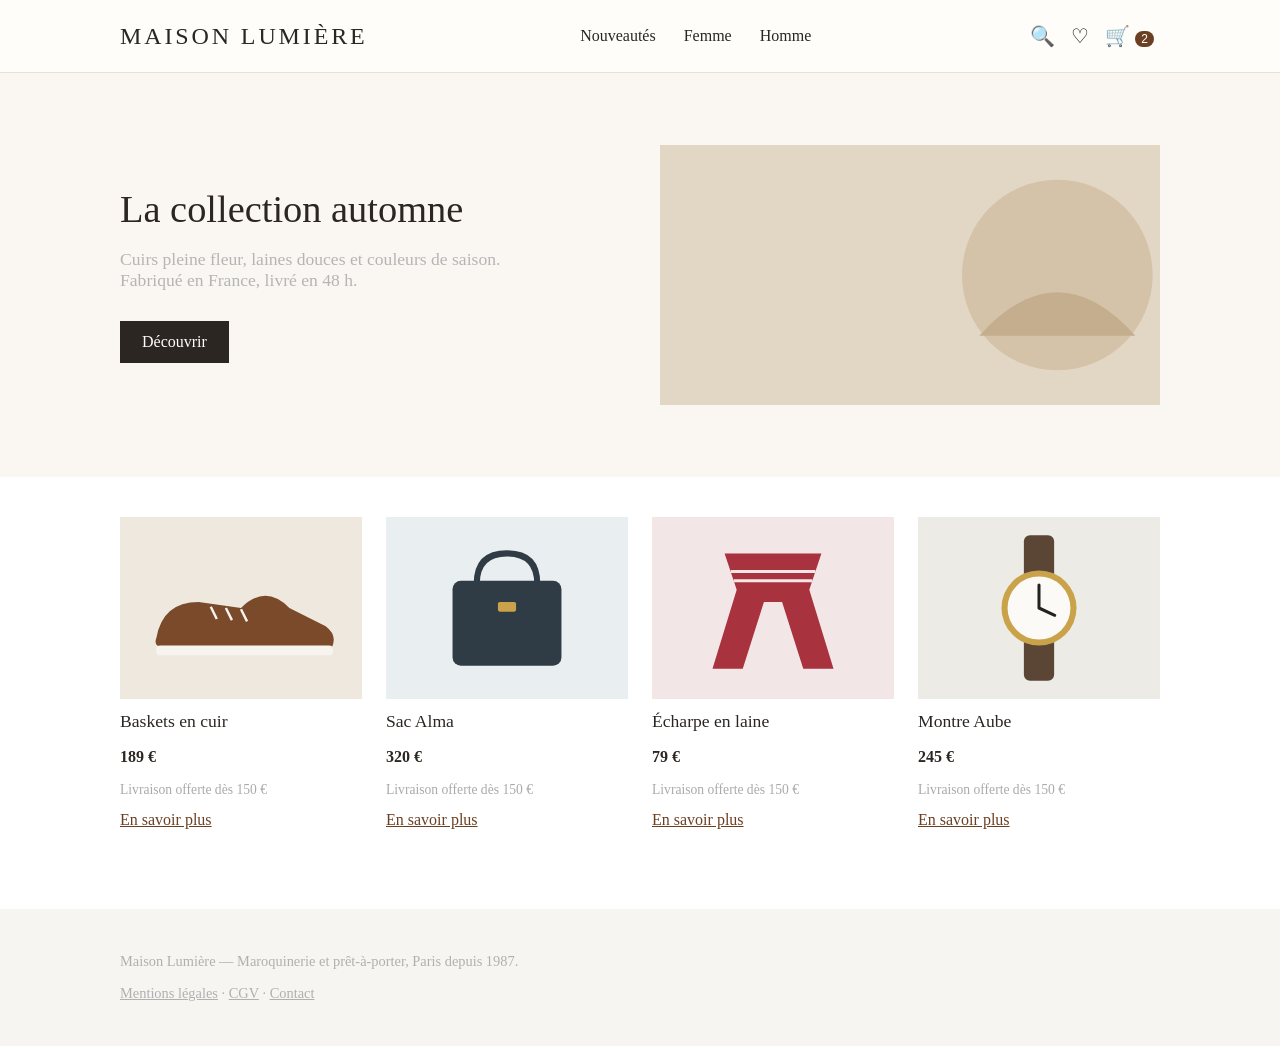
<file: demo-shop/index.html>
<!doctype html>
<html>
<head>
<meta charset="utf-8">
<meta name="viewport" content="width=device-width, initial-scale=1">
<title>Maison Lumière — Maroquinerie et prêt-à-porter</title>
<link rel="stylesheet" href="styles.css">
</head>
<body>
<header class="site-header">
  <div class="container">
    <a class="logo" href="index.html">Maison Lumière</a>
    <nav class="main-nav">
      <a href="index.html">Nouveautés</a>
      <a href="index.html#femme">Femme</a>
      <a href="index.html#homme">Homme</a>
    </nav>
    <div class="icons">
      <button onclick="toggleSearch()">🔍</button>
      <button onclick="showToast('Ajouté aux favoris')">♡</button>
      <button onclick="location.href='cart.html'">🛒 <span class="cart-count">2</span></button>
    </div>
  </div>
</header>
<main>
  <section class="hero">
    <div class="container">
      <div>
      <h3>La collection automne</h3>
      <p>Cuirs pleine fleur, laines douces et couleurs de saison. Fabriqué en France, livré en 48 h.</p>
      <a class="cta" href="product.html">Découvrir</a>
      </div>
      <div class="hero-art"></div>
    </div>
  </section>
  <div class="container">
    <div class="grid" id="femme">
      <div class="card">
        <img src="img/sneaker.svg">
        <h4>Baskets en cuir</h4>
        <p class="price">189 €</p>
        <p class="price-note">Livraison offerte dès 150 €</p>
        <a href="product.html">En savoir plus</a>
      </div>
      <div class="card">
        <img src="img/bag.svg">
        <h4>Sac Alma</h4>
        <p class="price">320 €</p>
        <p class="price-note">Livraison offerte dès 150 €</p>
        <a href="product.html">En savoir plus</a>
      </div>
      <div class="card" id="homme">
        <img src="img/scarf.svg">
        <h4>Écharpe en laine</h4>
        <p class="price">79 €</p>
        <p class="price-note">Livraison offerte dès 150 €</p>
        <a href="product.html">En savoir plus</a>
      </div>
      <div class="card">
        <img src="img/watch.svg">
        <h4>Montre Aube</h4>
        <p class="price">245 €</p>
        <p class="price-note">Livraison offerte dès 150 €</p>
        <a href="product.html">En savoir plus</a>
      </div>
    </div>
  </div>
</main>
<footer class="site-footer">
  <div class="container">
    <p>Maison Lumière — Maroquinerie et prêt-à-porter, Paris depuis 1987.</p>
    <p><a href="index.html">Mentions légales</a> · <a href="index.html">CGV</a> · <a href="index.html">Contact</a></p>
  </div>
</footer>
<div class="toast" id="toast"></div>
<script src="shop.js"></script>
</body>
</html>
</file>
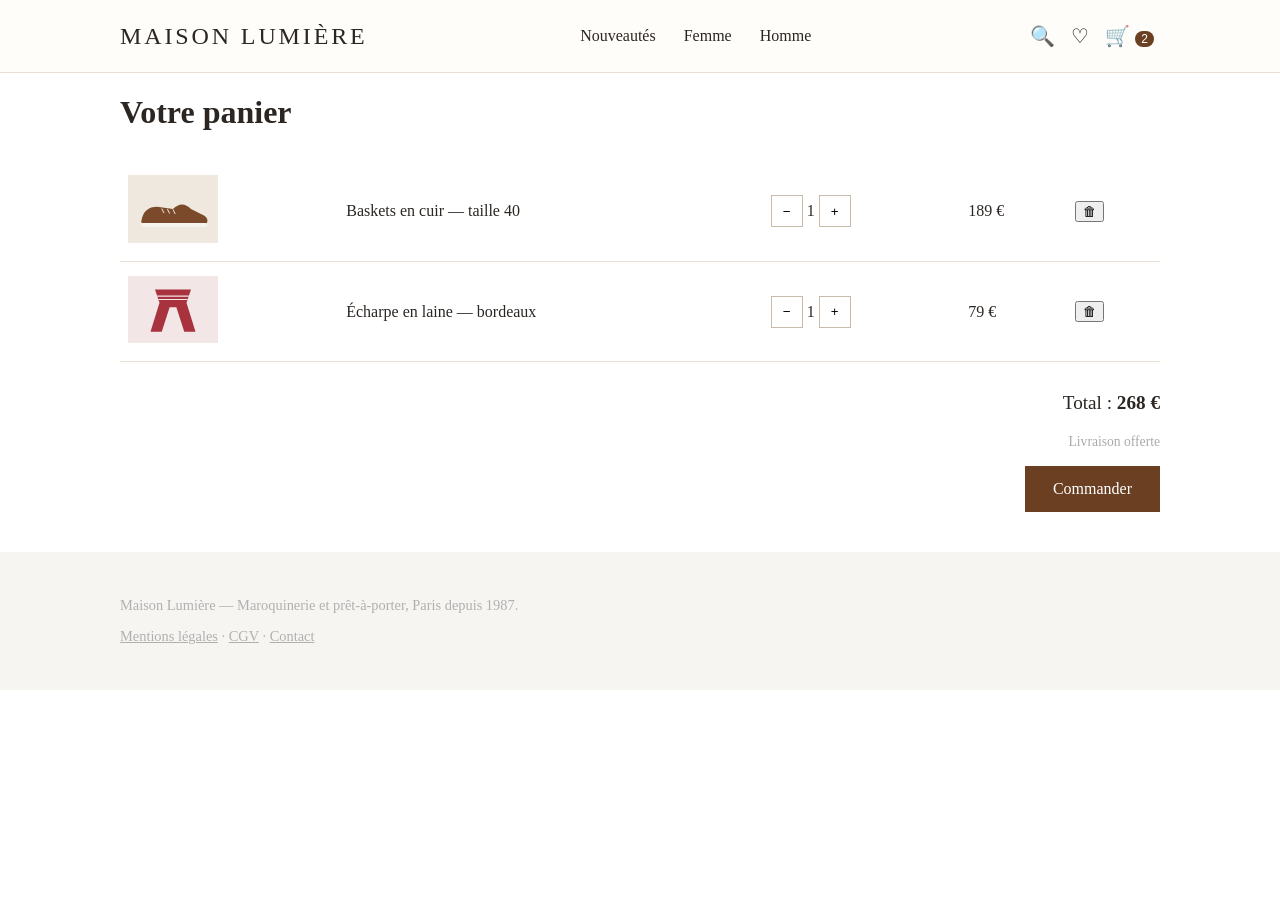
<file: demo-shop/cart.html>
<!doctype html>
<html lang="fr">
<head>
<meta charset="utf-8">
<meta name="viewport" content="width=device-width, initial-scale=1">
<title>Votre panier — Maison Lumière</title>
<link rel="stylesheet" href="styles.css">
</head>
<body>
<header class="site-header">
  <div class="container">
    <a class="logo" href="index.html">Maison Lumière</a>
    <nav class="main-nav">
      <a href="index.html">Nouveautés</a>
      <a href="index.html#femme">Femme</a>
      <a href="index.html#homme">Homme</a>
    </nav>
    <div class="icons">
      <button onclick="toggleSearch()">🔍</button>
      <button onclick="showToast('Ajouté aux favoris')">♡</button>
      <button onclick="location.href='cart.html'">🛒 <span class="cart-count">2</span></button>
    </div>
  </div>
</header>
<main class="container">
  <h1>Votre panier</h1>
  <table class="cart-table">
    <tr>
      <td><img src="img/sneaker.svg"></td>
      <td>Baskets en cuir — taille 40</td>
      <td class="qty"><button onclick="changeQty(this, -1)">−</button> <span>1</span> <button onclick="changeQty(this, 1)">+</button></td>
      <td>189 €</td>
      <td><button onclick="removeRow(this)">🗑</button></td>
    </tr>
    <tr>
      <td><img src="img/scarf.svg"></td>
      <td>Écharpe en laine — bordeaux</td>
      <td class="qty"><button onclick="changeQty(this, -1)">−</button> <span>1</span> <button onclick="changeQty(this, 1)">+</button></td>
      <td>79 €</td>
      <td><button onclick="removeRow(this)">🗑</button></td>
    </tr>
  </table>
  <p class="total">Total : <strong>268 €</strong></p>
  <p class="price-note" style="text-align:right">Livraison offerte</p>
  <p style="text-align:right"><span class="btn" onclick="location.href='checkout.html'">Commander</span></p>
</main>
<footer class="site-footer">
  <div class="container">
    <p>Maison Lumière — Maroquinerie et prêt-à-porter, Paris depuis 1987.</p>
    <p><a href="index.html">Mentions légales</a> · <a href="index.html">CGV</a> · <a href="index.html">Contact</a></p>
  </div>
</footer>
<div class="toast" id="toast"></div>
<script src="shop.js"></script>
</body>
</html>
</file>
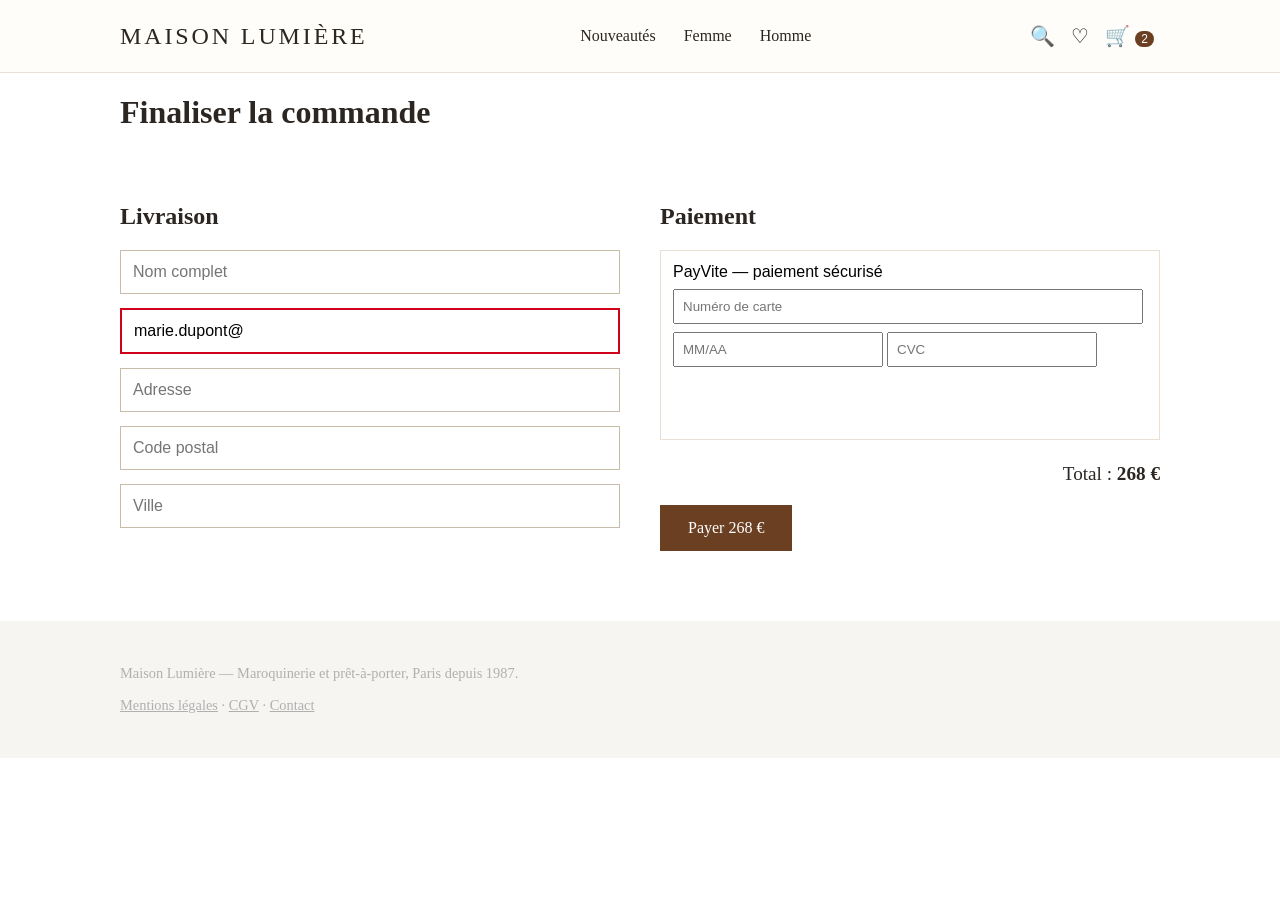
<file: demo-shop/checkout.html>
<!doctype html>
<html lang="fr">
<head>
<meta charset="utf-8">
<meta name="viewport" content="width=device-width, initial-scale=1">
<title>Paiement</title>
<link rel="stylesheet" href="styles.css">
</head>
<body>
<header class="site-header">
  <div class="container">
    <a class="logo" href="index.html">Maison Lumière</a>
    <nav class="main-nav">
      <a href="index.html">Nouveautés</a>
      <a href="index.html#femme">Femme</a>
      <a href="index.html#homme">Homme</a>
    </nav>
    <div class="icons">
      <button onclick="toggleSearch()">🔍</button>
      <button onclick="showToast('Ajouté aux favoris')">♡</button>
      <button onclick="location.href='cart.html'">🛒 <span class="cart-count">2</span></button>
    </div>
  </div>
</header>
<main class="container">
  <h1>Finaliser la commande</h1>
  <div class="checkout">
    <form id="checkout-form" onsubmit="return false">
      <h2>Livraison</h2>
      <input type="text" name="name" placeholder="Nom complet">
      <input type="text" name="email" placeholder="Adresse e-mail" value="marie.dupont@" class="error">
      <input type="text" name="address" placeholder="Adresse">
      <input type="text" name="zip" placeholder="Code postal">
      <input type="text" name="city" placeholder="Ville">
    </form>
    <div>
      <h2>Paiement</h2>
      <!-- Champ carte hébergé par le prestataire PayVite (widget tiers, code non modifiable par la boutique) -->
      <iframe class="card-field" title="Paiement" srcdoc="<html lang='fr'><body style='font-family:sans-serif;margin:12px'><p style='margin:0 0 8px'>PayVite — paiement sécurisé</p><input placeholder='Numéro de carte' style='display:block;width:95%;padding:8px;margin-bottom:8px'><input placeholder='MM/AA' style='width:40%;padding:8px'> <input placeholder='CVC' style='width:40%;padding:8px'></body></html>"></iframe>
      <p class="total">Total : <strong>268 €</strong></p>
      <div class="btn" onclick="pay()">Payer 268 €</div>
    </div>
  </div>
</main>
<footer class="site-footer">
  <div class="container">
    <p>Maison Lumière — Maroquinerie et prêt-à-porter, Paris depuis 1987.</p>
    <p><a href="index.html">Mentions légales</a> · <a href="index.html">CGV</a> · <a href="index.html">Contact</a></p>
  </div>
</footer>
<div class="toast" id="toast"></div>
<script src="shop.js"></script>
</body>
</html>
</file>
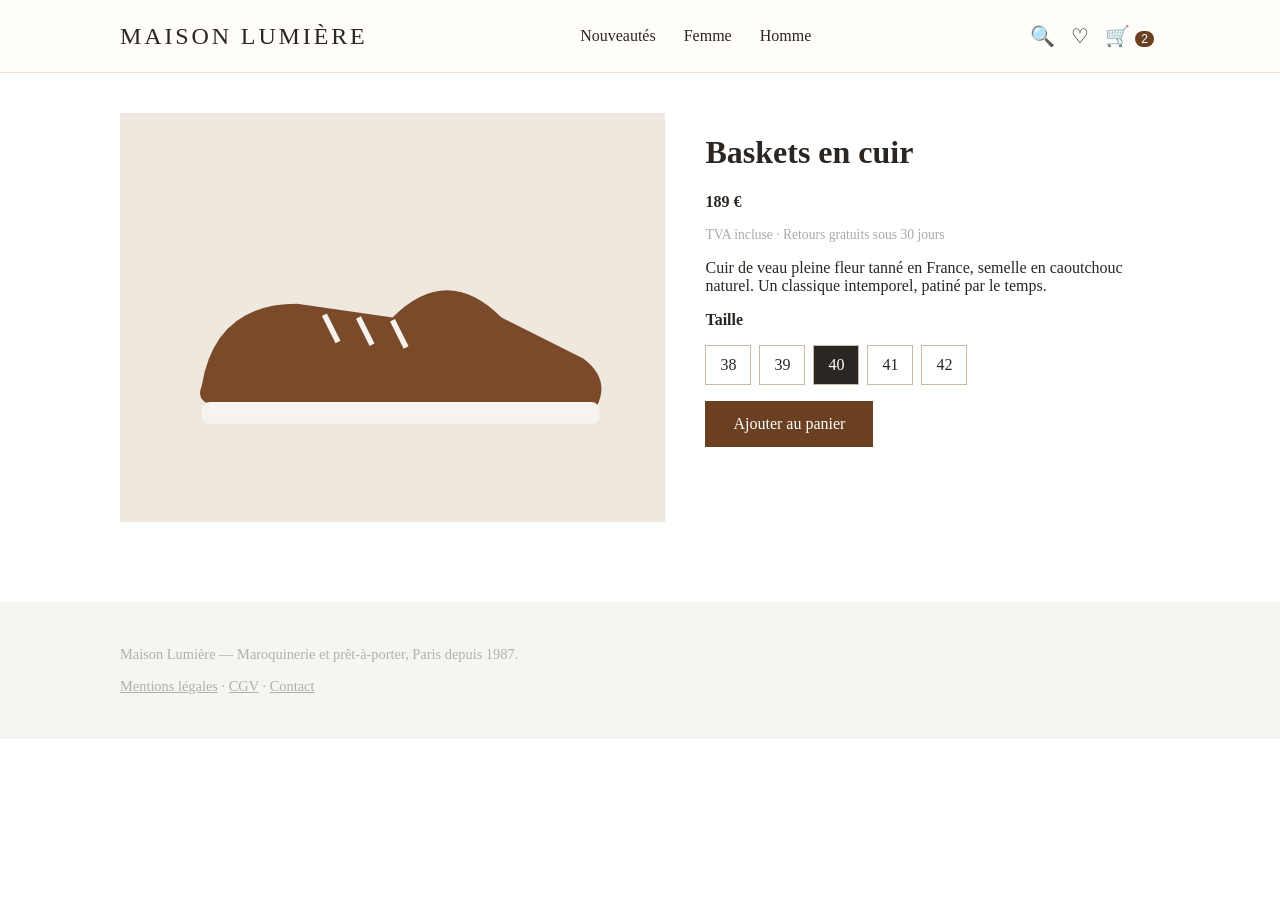
<file: demo-shop/product.html>
<!doctype html>
<html lang="fr">
<head>
<meta charset="utf-8">
<meta name="viewport" content="width=device-width, initial-scale=1">
<title>Baskets en cuir — Maison Lumière</title>
<link rel="stylesheet" href="styles.css">
</head>
<body>
<header class="site-header">
  <div class="container">
    <a class="logo" href="index.html">Maison Lumière</a>
    <nav class="main-nav">
      <a href="index.html">Nouveautés</a>
      <a href="index.html#femme">Femme</a>
      <a href="index.html#homme">Homme</a>
    </nav>
    <div class="icons">
      <button onclick="toggleSearch()">🔍</button>
      <button onclick="showToast('Ajouté aux favoris')">♡</button>
      <button onclick="location.href='cart.html'">🛒 <span class="cart-count">2</span></button>
    </div>
  </div>
</header>
<main class="container">
  <div class="product">
    <img class="product-photo" src="img/sneaker.svg" alt="image">
    <div>
      <h1>Baskets en cuir</h1>
      <p class="price">189 €</p>
      <p class="price-note">TVA incluse · Retours gratuits sous 30 jours</p>
      <p>Cuir de veau pleine fleur tanné en France, semelle en caoutchouc naturel. Un classique intemporel, patiné par le temps.</p>
      <p><strong>Taille</strong></p>
      <div class="sizes">
        <div class="size" onclick="selectSize(this)">38</div>
        <div class="size" onclick="selectSize(this)">39</div>
        <div class="size selected" onclick="selectSize(this)">40</div>
        <div class="size" onclick="selectSize(this)">41</div>
        <div class="size" onclick="selectSize(this)">42</div>
      </div>
      <div class="btn" onclick="addToCart()">Ajouter au panier</div>
    </div>
  </div>
</main>
<footer class="site-footer">
  <div class="container">
    <p>Maison Lumière — Maroquinerie et prêt-à-porter, Paris depuis 1987.</p>
    <p><a href="index.html">Mentions légales</a> · <a href="index.html">CGV</a> · <a href="index.html">Contact</a></p>
  </div>
</footer>
<div class="toast" id="toast"></div>
<script src="shop.js"></script>
</body>
</html>
</file>
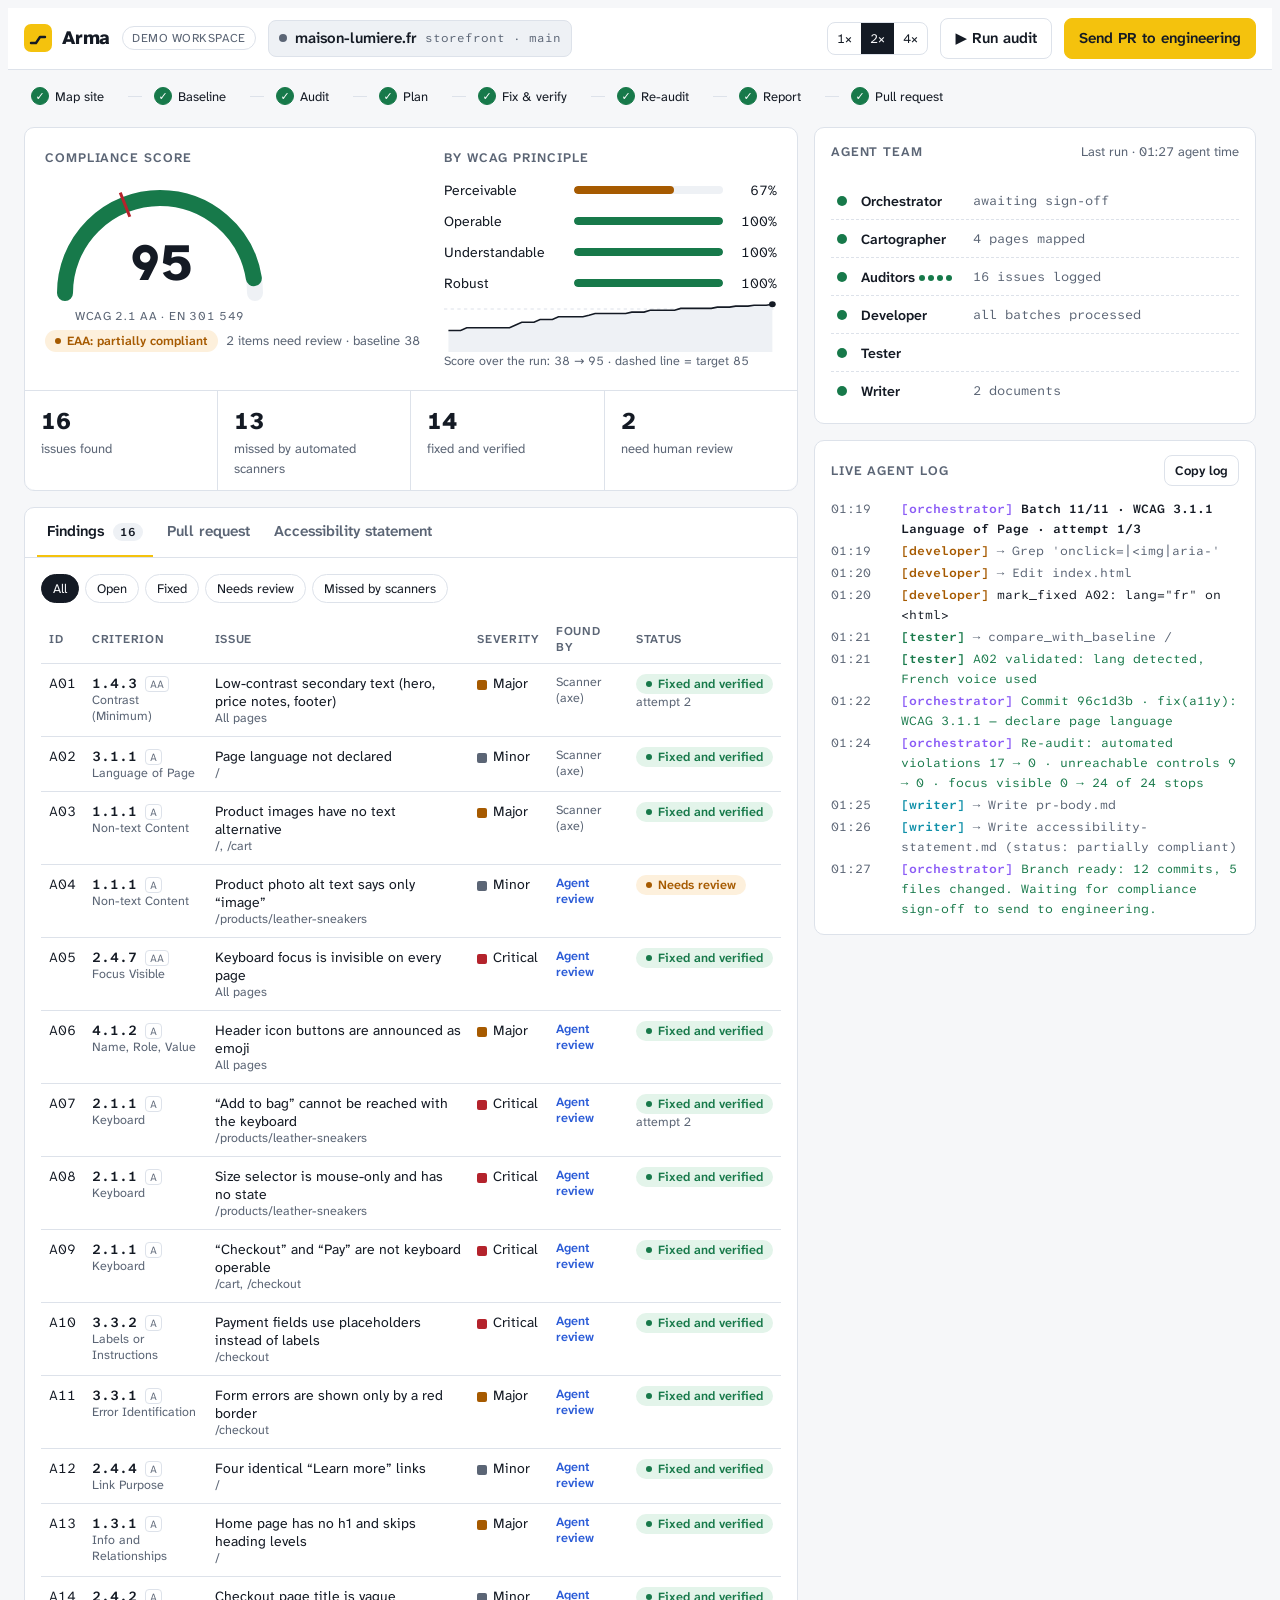
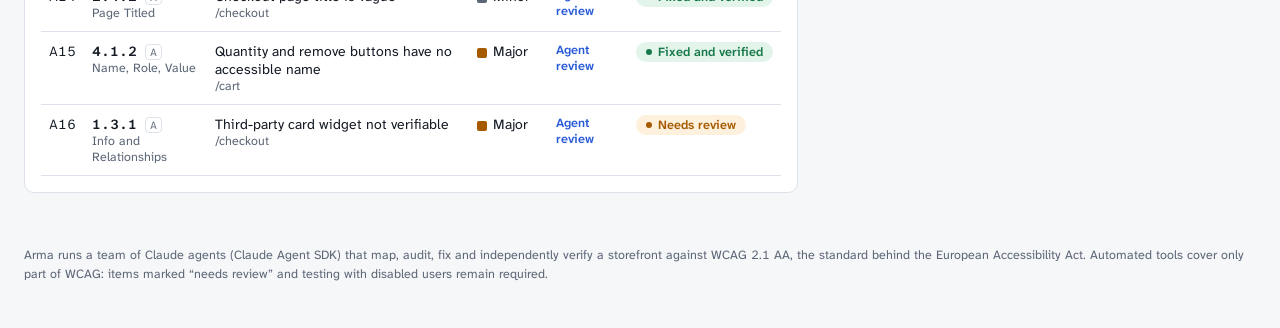
<file: reference/arma-dashboard-prototype.html>
<title>Arma Compliance</title>
<meta name="claude:viewport-fit-sides" content="cover">
<link rel="preconnect" href="https://fonts.googleapis.com">
<link rel="preconnect" href="https://fonts.gstatic.com" crossorigin>
<link rel="stylesheet" href="https://fonts.googleapis.com/css2?family=Atkinson+Hyperlegible+Mono:wght@400;600&family=Atkinson+Hyperlegible+Next:wght@400;600;800&display=swap">
<style>
/* Layout: sticky command bar → phase rail → two columns: compliance view (score, findings, PR, statement) | agent team + live log */
:root{
  --ink:#141a24; --paper:#f6f7f9; --panel:#ffffff; --line:#dde2ea; --muted:#5b6575; --faint:#eef1f5;
  --signal:#f4c20d; --signal-ink:#141a24;          /* tactile-paving yellow: brand + primary action only */
  --ok:#17794a; --ok-bg:#e3f4ea; --warn:#a65a00; --warn-bg:#fdf0dc; --bad:#b4232c; --bad-bg:#fbe5e6; --info:#2a5bd7; --info-bg:#e6edfc;
  --sans:"Atkinson Hyperlegible Next","Atkinson Hyperlegible",system-ui,-apple-system,"Segoe UI",sans-serif;
  --mono:"Atkinson Hyperlegible Mono",ui-monospace,"SF Mono",Menlo,Consolas,monospace;
  --r:10px;
}
@media (prefers-color-scheme: dark){:root:not([data-theme="light"]){
  --ink:#e9edf3; --paper:#10141b; --panel:#171c25; --line:#2a3240; --muted:#9aa5b6; --faint:#1d2430;
  --signal:#f4c20d; --signal-ink:#141a24;
  --ok:#5fd394; --ok-bg:#16301f; --warn:#f2a54a; --warn-bg:#33240f; --bad:#ff7a80; --bad-bg:#3a1a1d; --info:#8fb0ff; --info-bg:#1a2442; color-scheme:dark}}
:root[data-theme="dark"]{
  --ink:#e9edf3; --paper:#10141b; --panel:#171c25; --line:#2a3240; --muted:#9aa5b6; --faint:#1d2430;
  --signal:#f4c20d; --signal-ink:#141a24;
  --ok:#5fd394; --ok-bg:#16301f; --warn:#f2a54a; --warn-bg:#33240f; --bad:#ff7a80; --bad-bg:#3a1a1d; --info:#8fb0ff; --info-bg:#1a2442; color-scheme:dark}

*{box-sizing:border-box}
body{background:var(--paper);color:var(--ink);font:15px/1.5 var(--sans);font-variant-numeric:tabular-nums}
button,input,textarea,select{font:inherit;color:inherit}
:focus-visible{outline:3px solid var(--info);outline-offset:2px;border-radius:4px}
.wrap{padding-left:max(16px,env(safe-area-inset-left,0px));padding-right:max(16px,env(safe-area-inset-right,0px));max-width:1440px;margin:0 auto}
.mono{font-family:var(--mono)}
.muted{color:var(--muted)}
.vh{position:absolute!important;width:1px;height:1px;overflow:hidden;clip:rect(0 0 0 0);white-space:nowrap}

/* command bar */
.bar{position:sticky;top:env(safe-area-inset-top,0px);z-index:5;background:var(--panel);border-bottom:1px solid var(--line)}
.bar .wrap{display:flex;align-items:center;gap:12px;flex-wrap:wrap;padding-block:10px}
.brand{display:flex;align-items:center;gap:10px;font-weight:800;font-size:19px;letter-spacing:-.01em}
.mark{width:28px;height:28px;border-radius:7px;background:var(--signal);display:grid;place-items:center}
.mark svg{display:block}
.chip{font-size:12px;letter-spacing:.04em;text-transform:uppercase;border:1px solid var(--line);border-radius:99px;padding:2px 9px;color:var(--muted);white-space:nowrap}
.site{display:flex;align-items:center;gap:8px;border:1px solid var(--line);border-radius:8px;padding:6px 10px;background:var(--faint);min-width:0}
.site b{font-weight:600;overflow:hidden;text-overflow:ellipsis;white-space:nowrap}
.dot{width:8px;height:8px;border-radius:50%;background:var(--muted);flex:none}
.dot.live{background:var(--ok);box-shadow:0 0 0 0 var(--ok);animation:pulse 1.6s infinite}
@keyframes pulse{70%{box-shadow:0 0 0 7px transparent}}
.spacer{flex:1}
.btn{border:1px solid var(--line);background:var(--panel);border-radius:8px;padding:8px 14px;font-weight:600;cursor:pointer;display:inline-flex;align-items:center;gap:8px;white-space:nowrap}
.btn:hover{border-color:var(--muted)}
.btn.primary{background:var(--signal);color:var(--signal-ink);border-color:var(--signal)}
.btn.primary:hover{filter:brightness(.96)}
.btn[disabled]{opacity:.45;cursor:not-allowed}
.btn.small{padding:5px 10px;font-size:13px}
.speed{display:inline-flex;border:1px solid var(--line);border-radius:8px;overflow:hidden}
.speed button{border:0;background:transparent;padding:6px 9px;font-size:13px;cursor:pointer}
.speed button[aria-pressed="true"]{background:var(--ink);color:var(--paper)}

/* phase rail */
.rail .wrap{position:relative;display:flex;gap:6px;overflow-x:auto;padding-block:12px}
.ph{display:flex;align-items:center;gap:6px;font-size:13px;color:var(--muted);white-space:nowrap;padding:4px 10px 4px 6px;border-radius:99px;border:1px solid transparent}
.ph i{width:18px;height:18px;border-radius:50%;border:1.5px solid var(--line);display:grid;place-items:center;font-style:normal;font-size:11px}
.ph.done{color:var(--ink)} .ph.done i{background:var(--ok);border-color:var(--ok);color:var(--panel)}
.ph.now{color:var(--ink);border-color:var(--line);background:var(--panel);font-weight:600} .ph.now i{border-color:var(--signal);background:var(--signal)}
.ph + .ph::before{content:"";width:14px;height:1px;background:var(--line);margin-right:6px}

/* grid */
.main{display:grid;grid-template-columns:minmax(0,1.75fr) minmax(0,1fr);gap:16px;padding-block:4px 40px;align-items:start}
@media (max-width:980px){.main{grid-template-columns:minmax(0,1fr)}}
.card{background:var(--panel);border:1px solid var(--line);border-radius:var(--r)}
.card h2{font-size:13px;letter-spacing:.07em;text-transform:uppercase;color:var(--muted);margin:0;font-weight:600}
.col{display:flex;flex-direction:column;gap:16px;min-width:0}

/* score */
.score{display:grid;grid-template-columns:auto minmax(0,1fr);gap:24px;padding:20px}
@media (max-width:640px){.score{grid-template-columns:minmax(0,1fr)}}
.gauge{width:230px;max-width:100%}
.gauge .val{font-size:52px;font-weight:800;letter-spacing:-.03em;fill:var(--ink)}
.gauge .sub{font-size:12px;fill:var(--muted);letter-spacing:.06em;text-transform:uppercase}
.status-line{display:flex;align-items:center;gap:8px;flex-wrap:wrap;margin-top:6px}
.pill{display:inline-flex;align-items:center;gap:6px;font-size:12.5px;font-weight:600;border-radius:99px;padding:2px 10px;white-space:nowrap}
.pill::before{content:"";width:6px;height:6px;border-radius:50%;background:currentColor}
.p-ok{color:var(--ok);background:var(--ok-bg)} .p-warn{color:var(--warn);background:var(--warn-bg)}
.p-bad{color:var(--bad);background:var(--bad-bg)} .p-info{color:var(--info);background:var(--info-bg)}
.p-mute{color:var(--muted);background:var(--faint)}
.pour{display:flex;flex-direction:column;gap:10px}
.pour-row{display:grid;grid-template-columns:120px minmax(0,1fr) 44px;gap:10px;align-items:center;font-size:14px}
.track{height:8px;border-radius:99px;background:var(--faint);overflow:hidden;position:relative}
.track span{position:absolute;inset:0 auto 0 0;background:var(--ink);border-radius:99px;transition:width .6s}
.track span.base{background:var(--line)}
.kpis{display:grid;grid-template-columns:repeat(4,minmax(0,1fr));gap:1px;background:var(--line);border-top:1px solid var(--line);border-radius:0 0 var(--r) var(--r);overflow:hidden}
@media (max-width:640px){.kpis{grid-template-columns:repeat(2,minmax(0,1fr))}}
.kpi{background:var(--panel);padding:12px 16px}
.kpi b{display:block;font-size:24px;font-weight:800;letter-spacing:-.02em}
.kpi span{font-size:13px;color:var(--muted)}
.spark{margin-top:4px}

/* tabs */
.tabs{display:flex;gap:4px;border-bottom:1px solid var(--line);padding:0 12px;overflow-x:auto}
.tab{border:0;background:none;padding:12px 10px;font-weight:600;color:var(--muted);cursor:pointer;border-bottom:2px solid transparent;white-space:nowrap}
.tab[aria-selected="true"]{color:var(--ink);border-bottom-color:var(--signal)}
.tab .n{font-family:var(--mono);font-size:12px;background:var(--faint);border-radius:99px;padding:1px 7px;margin-left:4px}
.pane{padding:16px}
.filters{display:flex;gap:6px;flex-wrap:wrap;margin-bottom:12px;align-items:center}
.fbtn{border:1px solid var(--line);background:var(--panel);border-radius:99px;padding:4px 11px;font-size:13px;cursor:pointer}
.fbtn[aria-pressed="true"]{background:var(--ink);color:var(--paper);border-color:var(--ink)}
.tablewrap{overflow-x:auto}
table{width:100%;border-collapse:collapse;font-size:14px;min-width:640px}
th{text-align:left;font-size:12px;letter-spacing:.06em;text-transform:uppercase;color:var(--muted);font-weight:600;padding:8px;border-bottom:1px solid var(--line)}
td{padding:10px 8px;border-bottom:1px solid var(--line);vertical-align:top}
tr.row{cursor:pointer} tr.row:hover td{background:var(--faint)}
tr.row.fresh td{animation:flash 1.6s}
@keyframes flash{from{background:var(--warn-bg)}}
.crit{display:flex;gap:8px;align-items:baseline}
.crit .num{font-family:var(--mono);font-weight:600}
.lvl{font-family:var(--mono);font-size:11px;border:1px solid var(--line);border-radius:4px;padding:0 4px;color:var(--muted)}
.sev{display:inline-block;width:10px;height:10px;border-radius:2px;margin-right:6px;vertical-align:middle}
.sev.critical{background:var(--bad)} .sev.major{background:var(--warn)} .sev.minor{background:var(--muted)}
.src{font-size:12.5px;color:var(--muted)}
.src.agent{color:var(--info);font-weight:600}
.detail td{background:var(--faint);padding:16px}
.dgrid{display:grid;grid-template-columns:repeat(2,minmax(0,1fr));gap:16px}
@media (max-width:720px){.dgrid{grid-template-columns:minmax(0,1fr)}}
.dgrid>div{min-width:0}
.dgrid h3{font-size:12px;letter-spacing:.06em;text-transform:uppercase;color:var(--muted);margin:0 0 6px}
pre{margin:0;font:12.5px/1.55 var(--mono);background:var(--panel);border:1px solid var(--line);border-radius:8px;padding:10px;overflow-x:auto;white-space:pre}
.add{color:var(--ok)} .del{color:var(--bad)}
.hist{list-style:none;padding:0;margin:0;display:flex;flex-direction:column;gap:6px;font-size:13.5px}
.hist li{display:grid;grid-template-columns:86px minmax(0,1fr);gap:8px}
.hist .who{font-weight:600}
.empty{padding:32px 16px;text-align:center;color:var(--muted)}

/* agents */
.agents{padding:14px 16px;display:flex;flex-direction:column;gap:2px}
.ag{position:relative;display:grid;grid-template-columns:22px 104px minmax(0,1fr);gap:8px;align-items:center;padding:7px 0;border-bottom:1px dashed var(--line);font-size:14px}
.ag:last-child{border-bottom:0}
.ag .st{width:10px;height:10px;border-radius:50%;background:var(--line);margin:auto}
.ag.working .st{background:var(--signal);box-shadow:0 0 0 3px color-mix(in srgb,var(--signal) 30%,transparent)}
.ag.done .st{background:var(--ok)}
.ag .nm{font-weight:600}
.ag .act{color:var(--muted);font-size:13px;overflow:hidden;text-overflow:ellipsis;white-space:nowrap;font-family:var(--mono)}
.subdots{display:inline-flex;gap:3px;margin-left:4px;vertical-align:middle}
.subdots i{width:6px;height:6px;border-radius:50%;background:var(--line)}
.subdots i.on{background:var(--signal)} .subdots i.ok{background:var(--ok)}

/* log */
.loghead{display:flex;align-items:center;justify-content:space-between;padding:14px 16px 8px;gap:8px}
.log{height:440px;overflow-y:auto;padding:0 16px 14px;font:12.5px/1.6 var(--mono)}
@media (max-width:980px){.log{height:340px}}
.ln{display:grid;grid-template-columns:62px minmax(0,1fr);gap:8px;padding:1px 0}
.ln .t{color:var(--muted)}
.ln .a{font-weight:600}
.ln.k-tool .x{color:var(--muted)}
.ln.k-err .x,.ln.k-reject .x,.ln.k-rollback .x{color:var(--bad)}
.ln.k-ok .x,.ln.k-commit .x{color:var(--ok)}
.ln.k-phase{margin-top:8px}
.ln.k-phase .x{font-weight:600;color:var(--ink)}
.a-orch{color:#8b5cf6}.a-cart{color:#0e8fa8}.a-chief{color:var(--info)}.a-aud{color:#4b74e0}.a-dev{color:var(--warn)}.a-test{color:var(--ok)}.a-writer{color:#0e8fa8}.a-sys{color:var(--bad)}

/* PR */
.prgrid{display:grid;grid-template-columns:minmax(0,1fr) minmax(0,1fr);gap:16px}
@media (max-width:820px){.prgrid{grid-template-columns:1fr}}
.kv{display:grid;grid-template-columns:110px minmax(0,1fr);gap:6px 12px;font-size:14px}
.kv dt{color:var(--muted)} .kv dd{margin:0;min-width:0;overflow-wrap:anywhere}
.commits{list-style:none;padding:0;margin:8px 0 0;font-size:13.5px}
.commits li{display:grid;grid-template-columns:70px minmax(0,1fr);gap:8px;padding:6px 0;border-bottom:1px solid var(--line)}
.commits .h{font-family:var(--mono);color:var(--muted)}
fieldset{border:1px solid var(--line);border-radius:8px;padding:10px 12px;margin:0 0 12px}
legend{font-size:12px;letter-spacing:.06em;text-transform:uppercase;color:var(--muted);padding:0 4px}
.opt{display:flex;align-items:center;gap:8px;padding:3px 0;font-size:14px}
textarea{width:100%;min-height:110px;border:1px solid var(--line);border-radius:8px;padding:10px;background:var(--panel);resize:vertical}
label.lbl{font-size:12px;letter-spacing:.06em;text-transform:uppercase;color:var(--muted);display:block;margin-bottom:4px}
.steps{list-style:none;padding:0;margin:12px 0 0;display:flex;flex-direction:column;gap:6px;font-size:14px}
.steps li{display:flex;gap:8px;align-items:center;color:var(--muted)}
.steps li.ok{color:var(--ink)} .steps li.ok::before{content:"✓";color:var(--ok);font-weight:800}
.steps li.run::before{content:"";width:10px;height:10px;border:2px solid var(--signal);border-top-color:transparent;border-radius:50%;animation:spin .8s linear infinite}
@keyframes spin{to{transform:rotate(360deg)}}
.sent{border:1px solid var(--ok);background:var(--ok-bg);border-radius:8px;padding:12px 14px;margin-top:12px}
.sent b{display:block}
.statement{max-width:72ch;font-size:15px}
.statement h3{font-size:18px;margin:18px 0 6px}
.statement .todo{background:var(--warn-bg);color:var(--warn);border-radius:4px;padding:0 4px}
.foot{font-size:12.5px;color:var(--muted);padding-block:0 32px}
@media (prefers-reduced-motion: reduce){*{animation:none!important;transition:none!important}}
</style>

<header class="bar">
  <div class="wrap">
    <div class="brand">
      <span class="mark" aria-hidden="true"><svg width="18" height="18" viewBox="0 0 18 18"><path d="M2 14h5l4-6h5" fill="none" stroke="#141a24" stroke-width="2.4" stroke-linecap="round" stroke-linejoin="round"/></svg></span>
      Arma
    </div>
    <span class="chip">Demo workspace</span>
    <div class="site" title="Audited site"><span class="dot" id="liveDot"></span><b>maison-lumiere.fr</b><span class="muted mono" style="font-size:12px">storefront · main</span></div>
    <span class="spacer"></span>
    <div class="speed" role="group" aria-label="Replay speed">
      <button type="button" data-speed="1" aria-pressed="false">1×</button>
      <button type="button" data-speed="2" aria-pressed="true">2×</button>
      <button type="button" data-speed="4" aria-pressed="false">4×</button>
    </div>
    <button class="btn" id="runBtn" type="button">▶ Run audit</button>
    <button class="btn primary" id="prBtn" type="button">Send PR to engineering</button>
  </div>
</header>

<nav class="rail" aria-label="Run phases"><div class="wrap" id="rail"></div></nav>

<div class="wrap">
  <div class="main">
    <div class="col">
      <section class="card" aria-labelledby="scoreH">
        <div class="score">
          <div>
            <h2 id="scoreH">Compliance score</h2>
            <svg class="gauge" viewBox="0 0 230 156" role="img" aria-labelledby="gaugeLbl">
              <title id="gaugeLbl">Compliance score</title>
              <path d="M20 125 A95 95 0 0 1 210 125" fill="none" stroke="var(--faint)" stroke-width="16" stroke-linecap="round"/>
              <path id="gArc" d="M20 125 A95 95 0 0 1 210 125" fill="none" stroke="var(--ink)" stroke-width="16" stroke-linecap="round" pathLength="100" stroke-dasharray="0 100" style="transition:stroke-dasharray .6s"/>
              <line id="gBase" x1="0" y1="0" x2="0" y2="0" stroke="var(--bad)" stroke-width="3"/>
              <text id="gVal" class="val" x="115" y="112" text-anchor="middle">–</text>
              <text id="gSub" class="sub" x="115" y="152" text-anchor="middle">WCAG 2.1 AA · EN 301 549</text>
            </svg>
            <div class="status-line" id="eaa"></div>
          </div>
          <div style="min-width:0">
            <h2>By WCAG principle</h2>
            <div class="pour" id="pour" style="margin-top:12px"></div>
            <svg class="spark" id="spark" viewBox="0 0 300 54" width="100%" height="54" preserveAspectRatio="none" role="img" aria-label="Score during the run"></svg>
            <div class="muted" style="font-size:12.5px" id="sparkLbl">Score over the run</div>
          </div>
        </div>
        <div class="kpis">
          <div class="kpi"><b id="kFound">–</b><span>issues found</span></div>
          <div class="kpi"><b id="kHidden">–</b><span>missed by automated scanners</span></div>
          <div class="kpi"><b id="kFixed">–</b><span>fixed and verified</span></div>
          <div class="kpi"><b id="kHuman">–</b><span>need human review</span></div>
        </div>
      </section>

      <section class="card" aria-label="Compliance workspace">
        <div class="tabs" role="tablist">
          <button class="tab" role="tab" id="t-findings" aria-controls="p-findings" aria-selected="true">Findings <span class="n" id="nFind">0</span></button>
          <button class="tab" role="tab" id="t-pr" aria-controls="p-pr" aria-selected="false">Pull request</button>
          <button class="tab" role="tab" id="t-stmt" aria-controls="p-stmt" aria-selected="false">Accessibility statement</button>
        </div>
        <div class="pane" role="tabpanel" id="p-findings" aria-labelledby="t-findings">
          <div class="filters" role="group" aria-label="Filter findings">
            <button class="fbtn" data-f="all" aria-pressed="true">All</button>
            <button class="fbtn" data-f="open" aria-pressed="false">Open</button>
            <button class="fbtn" data-f="validated" aria-pressed="false">Fixed</button>
            <button class="fbtn" data-f="needs_human" aria-pressed="false">Needs review</button>
            <button class="fbtn" data-f="agent" aria-pressed="false">Missed by scanners</button>
          </div>
          <div class="tablewrap">
            <table>
              <thead><tr><th scope="col">ID</th><th scope="col">Criterion</th><th scope="col">Issue</th><th scope="col">Severity</th><th scope="col">Found by</th><th scope="col">Status</th></tr></thead>
              <tbody id="rows"></tbody>
            </table>
          </div>
        </div>
        <div class="pane" role="tabpanel" id="p-pr" aria-labelledby="t-pr" hidden></div>
        <div class="pane" role="tabpanel" id="p-stmt" aria-labelledby="t-stmt" hidden></div>
      </section>
    </div>

    <div class="col">
      <section class="card" aria-labelledby="teamH">
        <div class="loghead"><h2 id="teamH">Agent team</h2><span class="muted" style="font-size:13px" id="clock">–</span></div>
        <div class="agents" id="agents"></div>
      </section>
      <section class="card" aria-labelledby="logH">
        <div class="loghead"><h2 id="logH">Live agent log</h2><button class="btn small" id="copyLog" type="button">Copy log</button></div>
        <div class="log" id="log" role="log" aria-live="off"></div>
      </section>
    </div>
  </div>
  <p class="foot">Arma runs a team of Claude agents (Claude Agent SDK) that map, audit, fix and independently verify a storefront against WCAG 2.1 AA, the standard behind the European Accessibility Act. Automated tools cover only part of WCAG: items marked “needs review” and testing with disabled users remain required.</p>
</div>

<script>
/* ------------------------------------------------------------------ data */
const PAGES = {home:"/", product:"/products/leather-sneakers", cart:"/cart", checkout:"/checkout"};
const PRIN = {P:"Perceivable", O:"Operable", U:"Understandable", R:"Robust"};
const PEN = {critical:10, major:6, minor:3};
const CRIT = {
 "1.1.1":["Non-text Content","A","P"], "1.3.1":["Info and Relationships","A","P"], "1.4.3":["Contrast (Minimum)","AA","P"],
 "2.1.1":["Keyboard","A","O"], "2.4.2":["Page Titled","A","O"], "2.4.4":["Link Purpose","A","O"], "2.4.7":["Focus Visible","AA","O"],
 "3.1.1":["Language of Page","A","U"], "3.3.1":["Error Identification","A","U"], "3.3.2":["Labels or Instructions","A","U"],
 "4.1.2":["Name, Role, Value","A","R"]
};
const ISSUES = [
 {id:"A01",wcag:"1.4.3",sev:"major",src:"axe",pages:["home","product","cart","checkout"],title:"Low-contrast secondary text (hero, price notes, footer)",
  impact:"Grey #c8c8c8 on white has a 1.7:1 ratio. Low-vision shoppers cannot read VAT notes, delivery promises or legal links.",
  evidence:`.price-note { color: #c8c8c8; }\n.footer     { color: #c4c4c4; }\n.hero p     { color: #b5b5b5; }`,
  fix:`- .price-note { color: #c8c8c8; }\n+ .price-note { color: #6b6b6b; }  /* 5.3:1 */\n- .footer     { color: #c4c4c4; }\n+ .footer     { color: #666666; }  /* 5.7:1 */\n- .hero p     { color: #b5b5b5; }\n+ .hero p     { color: #5f5a52; }  /* 6.4:1 on #faf7f2 */`,
  files:["styles.css"], final:"validated"},
 {id:"A02",wcag:"3.1.1",sev:"minor",src:"axe",pages:["home"],title:"Page language not declared",
  impact:"Screen readers read French content with an English voice, making product names unintelligible.",
  evidence:`<html>`, fix:`- <html>\n+ <html lang="fr">`, files:["index.html"], final:"validated"},
 {id:"A03",wcag:"1.1.1",sev:"major",src:"axe",pages:["home","cart"],title:"Product images have no text alternative",
  impact:"Blind shoppers hear “image” or the file name for every product in the grid and the cart.",
  evidence:`<img src="img/tshirt.svg">`, fix:`- <img src="img/tshirt.svg">\n+ <img src="img/tshirt.svg" alt="Organic cotton T-shirt">`, files:["index.html","cart.html"], final:"validated"},
 {id:"A04",wcag:"1.1.1",sev:"minor",src:"agent",pages:["product"],title:"Product photo alt text says only “image”",
  impact:"The main product photo is described as “image”. Shoppers miss colour and material, which drive the purchase.",
  evidence:`<img src="img/sneakers.svg" alt="image">`,
  fix:`- alt="image"\n+ alt="Leather sneakers"   /* draft: colour and material to confirm */`, files:["product.html"], final:"needs_human",
  human:"Draft alt text applied. Merchandising must confirm colour and material: the agent does not invent product facts."},
 {id:"A05",wcag:"2.4.7",sev:"critical",src:"agent",pages:["home","product","cart","checkout"],title:"Keyboard focus is invisible on every page",
  impact:"A global rule removes the focus ring. Keyboard users cannot see where they are, so checkout is effectively impossible.",
  evidence:`*:focus { outline: none; }`,
  fix:`- *:focus { outline: none; }\n+ :focus-visible {\n+   outline: 3px solid #141a24;\n+   outline-offset: 3px;\n+ }`, files:["styles.css"], final:"validated"},
 {id:"A06",wcag:"4.1.2",sev:"major",src:"agent",pages:["home","product","cart","checkout"],title:"Header icon buttons are announced as emoji",
  impact:"Search, wishlist and bag buttons are read as “magnifying glass tilted left”, “heart suit”, “shopping cart”. Their purpose is unclear.",
  evidence:`<button class="icon-btn">🔍</button>\n<button class="icon-btn">♡</button>`,
  fix:`- <button class="icon-btn">🔍</button>\n+ <button class="icon-btn" aria-label="Search">\n+   <span aria-hidden="true">🔍</span>\n+ </button>`, files:["index.html","product.html","cart.html","checkout.html"], final:"validated"},
 {id:"A07",wcag:"2.1.1",sev:"critical",src:"agent",pages:["product"],title:"“Add to bag” cannot be reached with the keyboard",
  impact:"The main call to action is a clickable div. Keyboard and switch users cannot add anything to their bag.",
  evidence:`<div class="btn" onclick="addToCart()">Add to bag</div>`,
  fix:`- <div class="btn" onclick="addToCart()">Add to bag</div>\n+ <button type="button" class="btn" onclick="addToCart()">\n+   Add to bag\n+ </button>`, files:["product.html","styles.css"], final:"validated", reject:true},
 {id:"A08",wcag:"2.1.1",sev:"critical",src:"agent",pages:["product"],title:"Size selector is mouse-only and has no state",
  impact:"Sizes are clickable divs with no role or selected state. Screen reader users cannot choose or confirm a size.",
  evidence:`<div class="size" onclick="pick(this)">41</div>`,
  fix:`+ <fieldset class="sizes"><legend>Size</legend>\n+   <label><input type="radio" name="size" value="41"> 41</label>\n- <div class="size" onclick="pick(this)">41</div>`, files:["product.html","styles.css"], final:"validated"},
 {id:"A09",wcag:"2.1.1",sev:"critical",src:"agent",pages:["cart","checkout"],title:"“Checkout” and “Pay” are not keyboard operable",
  impact:"Both steps that complete a purchase are clickable divs. A keyboard user is blocked at the end of the funnel.",
  evidence:`<div class="btn" onclick="…requestSubmit()">Pay €119</div>`,
  fix:`- <div class="btn" onclick="…">Pay €119</div>\n+ <button type="submit" class="btn">Pay €119</button>`, files:["cart.html","checkout.html"], final:"validated"},
 {id:"A10",wcag:"3.3.2",sev:"critical",src:"agent",pages:["checkout"],title:"Payment fields use placeholders instead of labels",
  impact:"Labels disappear while typing and are not reliably announced. Card number, expiry and CVC are easy to confuse.",
  evidence:`<input id="card" placeholder="Card number">`,
  fix:`+ <label for="card">Card number</label>\n- <input id="card" placeholder="Card number">\n+ <input id="card" autocomplete="cc-number" inputmode="numeric">`, files:["checkout.html"], final:"validated"},
 {id:"A11",wcag:"3.3.1",sev:"major",src:"agent",pages:["checkout"],title:"Form errors are shown only by a red border",
  impact:"Colour-blind and screen reader users are not told which field failed or why.",
  evidence:`i.classList.toggle('input-error', !i.value)`,
  fix:`+ i.setAttribute('aria-invalid', !i.value);\n+ err.textContent = 'Enter your card number';\n+ i.setAttribute('aria-describedby', err.id);`, files:["checkout.html"], final:"validated"},
 {id:"A12",wcag:"2.4.4",sev:"minor",src:"agent",pages:["home"],title:"Four identical “Learn more” links",
  impact:"Listed out of context by a screen reader, the links are indistinguishable.",
  evidence:`<a class="more" href="product.html">Learn more</a>`,
  fix:`+ <a class="more" href="product.html">Learn more\n+   <span class="vh"> about Leather sneakers</span></a>`, files:["index.html","styles.css"], final:"validated"},
 {id:"A13",wcag:"1.3.1",sev:"major",src:"agent",pages:["home"],title:"Home page has no h1 and skips heading levels",
  impact:"The visual title is a styled div and sections jump to h3. Heading navigation gives no outline of the page.",
  evidence:`<div style="font-size:32px">Autumn collection</div>\n<h3>Best sellers</h3>`,
  fix:`- <div style="font-size:32px">Autumn collection</div>\n+ <h1>Autumn collection</h1>\n- <h3>Best sellers</h3>\n+ <h2>Best sellers</h2>`, files:["index.html"], final:"validated"},
 {id:"A14",wcag:"2.4.2",sev:"minor",src:"agent",pages:["checkout"],title:"Checkout page title is vague",
  impact:"The tab reads “Payment” with no shop name or step, which is confusing with several tabs open.",
  evidence:`<title>Payment</title>`, fix:`- <title>Payment</title>\n+ <title>Payment · Checkout · Maison Lumière</title>`, files:["checkout.html"], final:"validated"},
 {id:"A15",wcag:"4.1.2",sev:"major",src:"agent",pages:["cart"],title:"Quantity and remove buttons have no accessible name",
  impact:"Buttons are read as “minus”, “plus”, “wastebasket” with no product named. Users risk removing the wrong item.",
  evidence:`<button class="icon-btn">🗑</button>`,
  fix:`- <button class="icon-btn">🗑</button>\n+ <button class="icon-btn" aria-label="Remove Leather sneakers, size 41">`, files:["cart.html"], final:"validated"},
 {id:"A16",wcag:"1.3.1",sev:"major",src:"agent",pages:["checkout"],title:"Third-party card widget not verifiable",
  impact:"The payment provider's embedded field cannot be audited from the storefront code. It may block keyboard or screen reader users.",
  evidence:`<iframe src="https://pay.provider.example/field">`,
  fix:`No code change possible in this repository.`, files:[], final:"needs_human",
  human:"Request the provider's accessibility conformance report and add it to the statement. Vendor responsibility."}
];
const TOTAL_PEN = ISSUES.reduce((s,i)=>s+PEN[i.sev],0) * 1.6;
const BATCHES = [
 ["2.4.7",["A05"],"3f2a9c1","focus visible on all interactive elements"],
 ["2.1.1",["A07","A08","A09"],"8c41d07","native buttons and radio group for keyboard access"],
 ["3.3.2",["A10"],"b19e6a4","labels and autocomplete on payment form"],
 ["4.1.2",["A06","A15"],"e07d3f8","accessible names for icon buttons"],
 ["1.4.3",["A01"],"5ad21c9","brand-safe contrast for secondary text"],
 ["3.3.1",["A11"],"c6f0b82","text error messages linked to fields"],
 ["1.1.1",["A03","A04"],"71be4d0","text alternatives for product images"],
 ["1.3.1",["A13","A16"],"0d9c5ea","heading structure on home page"],
 ["2.4.4",["A12"],"a4e83f1","descriptive product links"],
 ["2.4.2",["A14"],"2bf9e07","descriptive checkout title"],
 ["3.1.1",["A02"],"96c1d3b","declare page language"]
];
const PHASES = [["crawl","Map site"],["baseline","Baseline"],["audit","Audit"],["plan","Plan"],["fix","Fix & verify"],["reaudit","Re-audit"],["report","Report"],["pr","Pull request"]];
const AGENTS = [["orch","Orchestrator"],["cart","Cartographer"],["aud","Auditors"],["dev","Developer"],["test","Tester"],["writer","Writer"]];
const ACLS = {orch:"a-orch",cart:"a-cart",chief:"a-chief",aud:"a-aud",dev:"a-dev",test:"a-test",writer:"a-writer",sys:"a-sys"};
const ANAME = {orch:"orchestrator",cart:"cartographer",chief:"lead-auditor",dev:"developer",test:"tester",writer:"writer",sys:"system"};

/* ----------------------------------------------------------------- state */
let S;
function fresh(){
  return {t:0, phase:null, done:[], status:{}, hist:{}, attempts:{}, logs:[], agents:{}, subs:[0,0,0,0],
          act:{}, commits:[], baseline:null, scoreHist:[], fresh:new Set(), finished:false, axe:null};
}

/* --------------------------------------------------------------- script */
function buildScript(){
  const ev=[]; let T=0;
  const at=(dt,fn)=>{T+=dt; ev.push([T,fn]);};
  const L=(a,x,k="msg",sub)=>()=>log(a,x,k,sub);
  const ag=(a,st,act)=>()=>setAgent(a,st,act);
  const ph=p=>()=>setPhase(p);
  const st=(id,s,who,note)=>()=>setStatus(id,s,who,note);

  at(0, ph("crawl")); at(0, ag("orch","working","coordinating run"));
  at(.2,L("orch","Run started on https://maison-lumiere.fr · source repo storefront@main","phase"));
  at(.6,ag("cart","working","crawl_site")); at(0,L("cart","→ crawl_site max_pages=30","tool"));
  at(1.6,L("cart","Found 4 pages. /checkout is only reachable through an onclick redirect (noted)."));
  ["home:Home","product:Product page","cart:Cart","checkout:Checkout"].forEach(s=>{const [k,n]=s.split(":");
    at(.35,L("cart",`→ register_page ${PAGES[k]} template="${n}"`,"tool"));});
  at(.6,L("cart","Purchase funnel fully covered: home → product → cart → checkout.","ok")); at(0,ag("cart","done","4 pages mapped"));

  at(.8, ph("baseline")); at(0,ag("orch","working","measuring baseline"));
  at(.3,L("orch","Branch created: a11y/eaa-remediation-2026-10-15","tool"));
  at(1.2,L("orch","Baseline: 17 automated violations · 9 controls unreachable by keyboard · focus visible on 0 of 24 stops"));

  at(.8, ph("audit")); at(0,ag("aud","working","dispatching page auditors"));
  at(.3,L("chief","Dispatching 4 page auditors in parallel (axe + keyboard walk + expert review)"));
  at(.2,()=>{S.subs=[1,1,1,1]});
  const pa = {home:"auditor·home", product:"auditor·product", cart:"auditor·cart", checkout:"auditor·checkout"};
  at(.5,L("aud","→ audit_page /","tool","auditor·home")); at(.1,L("aud","→ audit_page /products/leather-sneakers","tool","auditor·product"));
  at(.1,L("aud","→ audit_page /cart","tool","auditor·cart")); at(.1,L("aud","→ audit_page /checkout","tool","auditor·checkout"));
  at(.7,L("sys","Tool error: Chromium crashed during analysis (Target closed). Injected fault.","err"));
  at(.6,L("aud","Transient browser crash, not a page error. Retrying once.","msg","auditor·checkout"));
  at(.4,L("aud","→ audit_page /checkout (retry)","tool","auditor·checkout"));
  at(.6,L("aud","Retry succeeded.","ok","auditor·checkout"));
  const order=[["A02","home"],["A01","home"],["A03","home"],["A05","product"],["A07","product"],["A13","home"],["A08","product"],
    ["A10","checkout"],["A06","home"],["A15","cart"],["A12","home"],["A09","cart"],["A11","checkout"],["A04","product"],["A14","checkout"],["A16","checkout"]];
  order.forEach(([id,p])=>{
    const i=ISSUES.find(x=>x.id===id);
    if(i.src==="agent" && (id==="A05"||id==="A07"||id==="A08")) at(.4,L("aud",`→ keyboard_walk ${PAGES[p]}`,"tool",pa[p]));
    else if(i.src==="agent") at(.4,L("aud",`→ get_page_html ${PAGES[p]}`,"tool",pa[p]));
    at(.6,()=>{detect(id); log("aud",`add_issue ${id} [${i.wcag}] ${i.title}`,"msg",pa[p]);});
    if(id==="A06") at(.3,L("aud","A06 merged: same component on 4 pages (shared header). One fix covers all.","msg",pa.product));
  });
  at(.5,()=>{S.subs=[2,2,2,2]});
  at(.4,L("chief","16 issues · 13 missed by automated scanners · 5 block the purchase funnel","ok"));
  at(0,()=>{S.baseline=score(); pushScore(); setAgent("aud","done","16 issues logged");});

  at(.8, ph("plan")); at(0,ag("orch","working","planning batches"));
  at(.4,L("orch",`Grouped into ${BATCHES.length} batches by WCAG criterion, purchase blockers first.`));
  BATCHES.slice(0,4).forEach(b=>at(.15,L("orch",`Batch ${b[0]}: ${b[1].join(", ")}`,"tool")));
  at(.15,L("orch",`… ${BATCHES.length-4} more batches queued`,"tool"));

  at(.8, ph("fix"));
  BATCHES.forEach(([crit,ids,sha,msg],bi)=>{
    at(.6,L("orch",`Batch ${bi+1}/${BATCHES.length} · WCAG ${crit} ${CRIT[crit][0]} · attempt 1/3`,"phase"));
    at(0,ag("dev","working",`WCAG ${crit}`)); at(0,ag("test","idle","waiting"));
    ids.forEach(id=>at(.1,st(id,"fixing","orchestrator","Assigned to developer")));
    const files=[...new Set(ids.flatMap(id=>ISSUES.find(x=>x.id===id).files))];
    at(.5,L("dev",`→ Grep ${crit==="2.4.7"?"'outline: none'":crit==="1.4.3"?"'color: #c'":"'onclick=|<img|aria-'"}`,"tool"));
    if(files.length) at(.5,L("dev",`→ Edit ${files.slice(0,2).join(", ")}${files.length>2?" +"+(files.length-2):""}`,"tool"));

    if(crit==="1.4.3"){ // rejected for visual regression first
      at(.6,()=>{setStatus("A01","fixed_pending","developer","Darkened text and hero background for 4.5:1."); log("dev","mark_fixed A01: darkened secondary text and hero background");});
      at(0,ag("dev","idle","waiting for review")); at(0,ag("test","working","compare_with_baseline"));
      at(.5,L("test","→ compare_with_baseline / · changed_pixels_ratio=0.18","tool"));
      at(.5,L("test","→ Read shots/home.diff.png","tool"));
      at(.6,()=>{setStatus("A01","rejected","tester","Contrast passes, but the hero background changed colour (18% of pixels). Brand regression: keep #faf7f2 and adjust text colour only."); log("test","REJECTED A01: hero background changed (18% of pixels). Keep the brand background, adjust text only.","reject");});
      at(.3,L("test","Batch verdict: regression, roll back.","reject"));
      at(.4,L("orch","Rollback: git checkout -- . · retrying batch with tester feedback (attempt 2/3)","rollback"));
      at(0,ag("dev","working","WCAG 1.4.3 · attempt 2")); at(0,ag("test","idle","waiting"));
      at(.4,st("A01","fixing","orchestrator","Retry with tester feedback"));
      at(.6,L("dev","Nearest compliant shades to the brand palette: #6b6b6b (5.3:1), #5f5a52 (6.4:1). Background untouched."));
      at(.4,L("dev","→ Edit styles.css","tool"));
      at(.4,()=>{setStatus("A01","fixed_pending","developer","Text colours only, nearest compliant shade."); log("dev","mark_fixed A01: text colours only, background unchanged");});
      at(0,ag("dev","idle","")); at(0,ag("test","working","compare_with_baseline"));
      at(.5,L("test","→ compare_with_baseline / · resolved 8 · regressions 0 · changed_pixels_ratio=0.01","tool"));
      at(.5,()=>{setStatus("A01","validated","tester","All secondary text ≥ 4.5:1, design unchanged (1% pixel diff)."); log("test","A01 validated: all secondary text ≥ 4.5:1, design intact","ok");});
    } else {
      ids.forEach(id=>{
        const i=ISSUES.find(x=>x.id===id);
        if(i.final==="needs_human" && !i.files.length){
          at(.5,()=>{setStatus(id,"needs_human","developer",i.human); log("dev",`cannot_fix ${id}: third-party widget outside this repository → escalated`,"reject");});
          return;
        }
        if(i.reject){
          at(.5,()=>{setStatus(id,"fixed_pending","developer","Added role=\"button\" and aria-label to the div."); log("dev",`mark_fixed ${id}: added role="button" and aria-label`);});
        } else {
          at(.45,()=>{setStatus(id,"fixed_pending","developer",shortFix(i)); log("dev",`mark_fixed ${id}: ${shortFix(i)}`);});
        }
      });
      at(0,ag("dev","idle","waiting for review")); at(0,ag("test","working","verifying"));
      const pg=[...new Set(ids.flatMap(id=>ISSUES.find(x=>x.id===id).pages))];
      at(.5,L("test",`→ compare_with_baseline ${PAGES[pg[0]]}${pg.length>1?" +"+(pg.length-1)+" pages":""}`,"tool"));
      if(["2.4.7","2.1.1","4.1.2"].includes(crit)) at(.4,L("test",`→ keyboard_walk ${PAGES[pg[0]]}`,"tool"));
      ids.forEach(id=>{
        const i=ISSUES.find(x=>x.id===id);
        if(i.final==="needs_human" && !i.files.length) return;
        if(i.reject){
          at(.5,()=>{setStatus(id,"rejected","tester","Cosmetic fix: the div has a role but is still not focusable, and Enter does nothing. Use a native <button>."); log("test",`REJECTED ${id}: still not focusable, Enter does nothing. Use a native <button>.`,"reject");});
        } else if(i.final==="needs_human"){
          at(.5,()=>{setStatus(id,"needs_human","tester",i.human); log("test",`${id} needs human review: draft alt text cannot confirm colour or material`,"reject");});
        } else {
          at(.45,()=>{setStatus(id,"validated","tester",verifyNote(i)); log("test",`${id} validated: ${verifyNote(i)}`,"ok");});
        }
      });
      if(ids.some(id=>ISSUES.find(x=>x.id===id).reject)){
        at(.3,L("test","Batch verdict: no regression. Commit validated fixes, return A07.","msg"));
        at(.4,()=>commit(crit,sha,"partial: "+msg));
        at(.4,L("orch","Batch WCAG 2.1.1 · attempt 2/3 for A07 with tester feedback","phase"));
        at(0,ag("dev","working","A07 · attempt 2")); at(0,ag("test","idle","waiting"));
        at(.3,st("A07","fixing","orchestrator","Retry with tester feedback"));
        at(.6,L("dev","→ Edit product.html (div → <button type=\"button\">)","tool"));
        at(.4,()=>{setStatus("A07","fixed_pending","developer","Replaced div with native button; styles kept."); log("dev","mark_fixed A07: native <button>, same styling");});
        at(0,ag("dev","idle","")); at(0,ag("test","working","keyboard_walk"));
        at(.5,L("test","→ keyboard_walk /products/leather-sneakers · Tab reaches “Add to bag”, Enter adds item","tool"));
        at(.5,()=>{setStatus("A07","validated","tester","Reachable by Tab, operable with Enter and Space, announced as button."); log("test","A07 validated: reachable by Tab, works with Enter and Space","ok");});
        at(.4,()=>commit(crit,"d27a8f3","native button for Add to bag"));
        return;
      }
    }
    if(ids.some(id=>{const i=ISSUES.find(x=>x.id===id); return i.files.length && i.final==="validated";}))
      at(.4,()=>commit(crit,sha,msg));
  });
  at(0,ag("dev","done","all batches processed")); at(0,ag("test","done",""));

  at(.8, ph("reaudit")); at(0,ag("orch","working","independent re-audit"));
  at(1.2,L("orch","Re-audit: automated violations 17 → 0 · unreachable controls 9 → 0 · focus visible 0 → 24 of 24 stops","ok"));
  at(0,()=>{S.axe=[17,0]});
  at(.8, ph("report")); at(0,ag("writer","working","writing"));
  at(.8,L("writer","→ Write pr-body.md","tool")); at(.6,L("writer","→ Write accessibility-statement.md (status: partially compliant)","tool"));
  at(.5,ag("writer","done","2 documents"));
  at(.6, ph("pr"));
  at(.4,()=>log("orch",`Branch ready: ${S.commits.length} commits, ${new Set(ISSUES.filter(i=>S.status[i.id]==="validated").flatMap(i=>i.files)).size} files changed. Waiting for compliance sign-off to send to engineering.`,"ok"));
  at(0,()=>{setAgent("orch","done","awaiting sign-off"); S.finished=true; S.done.push("pr"); });
  return ev;
}
function shortFix(i){return {A02:'lang="fr" on <html>',A03:"alt text from product names",A04:"draft alt text from product name",A05:"global :focus-visible ring",
 A06:"aria-label on header icon buttons",A08:"radio group in a fieldset with legend",A09:"native submit buttons",A10:"visible labels + autocomplete",
 A11:"text errors linked with aria-describedby",A12:"visually hidden product names in links",A13:"h1 + corrected heading levels",A14:"descriptive title",A15:"product-specific aria-labels"}[i.id]||"fixed";}
function verifyNote(i){return {A02:"lang detected, French voice used",A03:"all product images announced by name",A05:"focus ring visible on 24 of 24 stops",
 A06:"buttons announced as Search, Wishlist, Bag",A08:"sizes reachable with arrows, selection announced",A09:"funnel completes with keyboard only",
 A10:"every field has a programmatic label",A11:"error text announced and tied to its field",A12:"each link names its product",
 A13:"one h1, no skipped levels",A14:"title names page, step and shop",A15:"each button names its product"}[i.id]||"verified";}

/* -------------------------------------------------------------- actions */
const nowStr=()=>{const s=Math.floor(S.t); return String(Math.floor(s/60)).padStart(2,"0")+":"+String(s%60).padStart(2,"0");};
function log(a,text,kind="msg",sub){S.logs.push({t:nowStr(),a,text,kind,sub}); if(kind!=="tool"&&a!=="sys"&&a!=="chief") S.act[a]=text;}
function setAgent(a,st,act){S.agents[a]=st; if(act!==undefined) S.act[a]=act;}
function setPhase(p){if(S.phase&&!S.done.includes(S.phase)) S.done.push(S.phase); S.phase=p;}
function detect(id){S.status[id]="detected"; S.hist[id]=[{who:"auditor",note:"Detected",st:"detected"}]; S.fresh.add(id);}
function setStatus(id,st,who,note){S.status[id]=st; (S.hist[id]=S.hist[id]||[]).push({who,note,st}); if(st==="fixing") S.attempts[id]=(S.attempts[id]||0)+1; if(S.baseline!=null) pushScore();}
function commit(crit,sha,msg){S.commits.push({sha,crit,msg:`fix(a11y): WCAG ${crit} — ${msg}`}); log("orch",`Commit ${sha} · fix(a11y): WCAG ${crit} — ${msg}`,"commit");}
function score(){const open=ISSUES.filter(i=>S.status[i.id]&&S.status[i.id]!=="validated").reduce((s,i)=>s+PEN[i.sev],0); return Math.round(100*(1-open/TOTAL_PEN));}
function pushScore(){S.scoreHist.push(score());}

/* --------------------------------------------------------------- player */
let SCRIPT=[], idx=0, speed=2, timer=null;
function reset(){S=fresh(); SCRIPT=buildScript(); idx=0; logRendered=0; document.getElementById("log").innerHTML=""; prState=null;}
function step(dt){S.t+=dt; while(idx<SCRIPT.length && SCRIPT[idx][0]<=S.t){SCRIPT[idx][1](); idx++;} if(idx>=SCRIPT.length) stop();}
function play(){reset(); render(); clearInterval(timer); running=true; timer=setInterval(()=>{step(.1*speed); render();},100); updButtons();}
function stop(){clearInterval(timer); timer=null; running=false; updButtons();}
function skipToEnd(){reset(); while(idx<SCRIPT.length){S.t=SCRIPT[idx][0]; SCRIPT[idx][1](); idx++;} S.fresh.clear(); render();}
let running=false;

/* --------------------------------------------------------------- render */
const $=id=>document.getElementById(id);
const esc=s=>String(s??"").replace(/[&<>"]/g,c=>({"&":"&amp;","<":"&lt;",">":"&gt;",'"':"&quot;"}[c]));
const STL={detected:["Detected","p-bad"],fixing:["Developer fixing","p-info"],fixed_pending:["Tester verifying","p-info"],rejected:["Rejected, retrying","p-warn"],validated:["Fixed and verified","p-ok"],needs_human:["Needs review","p-warn"]};
let filter="all", expanded=new Set(), logRendered=0, prState=null, tab="findings";

function render(){
  // rail
  $("rail").innerHTML=PHASES.map(([k,n],i)=>{const d=S.done.includes(k), now=S.phase===k&&!d;
    return `<span class="ph ${d?"done":now?"now":""}"><i aria-hidden="true">${d?"✓":i+1}</i>${n}${d?'<span class="vh"> (done)</span>':now?'<span class="vh"> (in progress)</span>':""}</span>`;}).join("");
  $("liveDot").className="dot"+(running?" live":"");
  $("clock").textContent=running?`Running · ${nowStr()} elapsed`:(S.finished?`Last run · ${nowStr()} agent time`:"Idle");
  // score
  const sc=S.baseline==null?null:score();
  $("gVal").textContent=sc==null?"–":sc;
  $("gArc").setAttribute("stroke-dasharray",`${sc||0} 100`);
  $("gArc").setAttribute("stroke",sc==null?"var(--faint)":sc>=85?"var(--ok)":sc>=60?"var(--warn)":"var(--bad)");
  if(S.baseline!=null){const a=Math.PI*(1-S.baseline/100), cx=115, cy=125, r1=82, r2=108;
    $("gBase").setAttribute("x1",cx+r1*Math.cos(a)); $("gBase").setAttribute("y1",cy-r1*Math.sin(a));
    $("gBase").setAttribute("x2",cx+r2*Math.cos(a)); $("gBase").setAttribute("y2",cy-r2*Math.sin(a));} else {["x1","y1","x2","y2"].forEach(k=>$("gBase").setAttribute(k,0));}
  const nh=ISSUES.filter(i=>S.status[i.id]==="needs_human").length, open=ISSUES.filter(i=>S.status[i.id]&&!["validated","needs_human"].includes(S.status[i.id])).length;
  let eaa;
  if(sc==null) eaa=`<span class="pill p-mute">${S.phase?"Audit in progress":"Not audited"}</span>`;
  else if(open>0) eaa=`<span class="pill p-bad">EAA: non-compliant</span><span class="muted" style="font-size:13px">baseline ${S.baseline}</span>`;
  else eaa=`<span class="pill p-warn">EAA: partially compliant</span><span class="muted" style="font-size:13px">${nh} item${nh>1?"s":""} need${nh>1?"":"s"} review · baseline ${S.baseline}</span>`;
  $("eaa").innerHTML=eaa;
  // POUR
  $("pour").innerHTML=Object.entries(PRIN).map(([k,n])=>{
    const its=ISSUES.filter(i=>CRIT[i.wcag][2]===k && S.status[i.id]); const tot=its.reduce((s,i)=>s+PEN[i.sev],0);
    const ok=its.filter(i=>S.status[i.id]==="validated").reduce((s,i)=>s+PEN[i.sev],0);
    const v=sc==null?null:(tot?Math.round(100*ok/tot):100);
    return `<div class="pour-row"><span>${n}</span><div class="track" role="img" aria-label="${n}: ${v==null?"not measured":v+"% resolved"}"><span style="width:${v||0}%;background:${v==null?"var(--line)":v>=85?"var(--ok)":v>=50?"var(--warn)":"var(--bad)"}"></span></div><span class="mono" style="text-align:right">${v==null?"–":v+"%"}</span></div>`;}).join("");
  // sparkline
  const h=S.scoreHist; if(h.length>1){const w=300,H=54,p=4; const xs=i=>p+(w-2*p)*i/(h.length-1), ys=v=>H-p-(H-2*p)*v/100;
    const d=h.map((v,i)=>(i?"L":"M")+xs(i).toFixed(1)+" "+ys(v).toFixed(1)).join(" ");
    $("spark").innerHTML=`<line x1="0" x2="${w}" y1="${ys(85)}" y2="${ys(85)}" stroke="var(--line)" stroke-dasharray="3 3"/><path d="${d} L${xs(h.length-1)} ${H} L${xs(0)} ${H}Z" fill="var(--faint)"/><path d="${d}" fill="none" stroke="var(--ink)" stroke-width="1.6" vector-effect="non-scaling-stroke"/><circle cx="${xs(h.length-1)}" cy="${ys(h[h.length-1])}" r="3" fill="var(--ink)"/>`;
    $("sparkLbl").textContent=`Score over the run: ${h[0]} → ${h[h.length-1]} · dashed line = target 85`;} else {$("spark").innerHTML=""; $("sparkLbl").textContent="Score over the run";}
  // KPIs
  const found=ISSUES.filter(i=>S.status[i.id]);
  $("kFound").textContent=found.length||"–";
  $("kHidden").textContent=found.length?found.filter(i=>i.src==="agent").length:"–";
  $("kFixed").textContent=found.length?found.filter(i=>S.status[i.id]==="validated").length:"–";
  $("kHuman").textContent=found.length?nh:"–";
  $("nFind").textContent=found.length;
  // agents
  $("agents").innerHTML=AGENTS.map(([k,n])=>{const st=S.agents[k]||"idle";
    const sub=k==="aud"?`<span class="subdots" aria-hidden="true">${S.subs.map(v=>`<i class="${v===1?"on":v===2?"ok":""}"></i>`).join("")}</span>`:"";
    return `<div class="ag ${st}"><span class="st" aria-hidden="true"></span><span class="nm">${n}${sub}</span><span class="act" title="${esc(S.act[k]||"")}">${esc(S.act[k]||(st==="idle"?"idle":""))}</span><span class="vh">${st}</span></div>`;}).join("");
  // log (incremental)
  const lg=$("log"), stick=lg.scrollTop+lg.clientHeight>=lg.scrollHeight-40;
  if(S.logs.length>logRendered){
    lg.insertAdjacentHTML("beforeend",S.logs.slice(logRendered).map(l=>`<div class="ln k-${l.kind}"><span class="t">${l.t}</span><span><span class="a ${ACLS[l.a]}">[${esc(l.sub||ANAME[l.a]||"auditor")}]</span> <span class="x">${esc(l.text)}</span></span></div>`).join(""));
    logRendered=S.logs.length; if(stick||running) lg.scrollTop=lg.scrollHeight;
  }
  renderRows(); renderPR(); renderStmt(); updButtons();
  S.fresh.clear();
}

function renderRows(){
  let its=ISSUES.filter(i=>S.status[i.id]);
  if(filter==="open") its=its.filter(i=>!["validated","needs_human"].includes(S.status[i.id]));
  else if(filter==="agent") its=its.filter(i=>i.src==="agent");
  else if(filter!=="all") its=its.filter(i=>S.status[i.id]===filter);
  if(!its.length){$("rows").innerHTML=`<tr><td colspan="6" class="empty">${S.phase?"No findings in this view yet.":"Run an audit to see findings. Agents map the site, audit each page and record every WCAG issue here."}</td></tr>`; return;}
  $("rows").innerHTML=its.map(i=>{
    const [cn,lv]=CRIT[i.wcag], [sl,sc]=STL[S.status[i.id]], ex=expanded.has(i.id), att=S.attempts[i.id]||0;
    let row=`<tr class="row${S.fresh.has(i.id)?" fresh":""}" data-id="${i.id}" tabindex="0" aria-expanded="${ex}">
      <td class="mono">${i.id}</td>
      <td><div class="crit"><span class="num">${i.wcag}</span><span class="lvl">${lv}</span></div><div class="src">${cn}</div></td>
      <td>${esc(i.title)}<div class="src">${i.pages.length===4?"All pages":i.pages.map(p=>PAGES[p]).join(", ")}</div></td>
      <td><span class="sev ${i.sev}" aria-hidden="true"></span>${i.sev[0].toUpperCase()+i.sev.slice(1)}</td>
      <td class="src ${i.src==="agent"?"agent":""}">${i.src==="agent"?"Agent review":"Scanner (axe)"}</td>
      <td><span class="pill ${sc}">${sl}</span>${att>1?`<div class="src">attempt ${att}</div>`:""}</td></tr>`;
    if(ex){
      const hist=(S.hist[i.id]||[]).map(h=>`<li><span class="who">${esc(h.who)}</span><span>${esc(h.note)}</span></li>`).join("");
      const done=["validated","needs_human","fixed_pending","rejected"].includes(S.status[i.id]);
      row+=`<tr class="detail"><td colspan="6"><div class="dgrid">
        <div><h3>Specification</h3><p style="margin:0 0 8px">WCAG 2.1 · ${i.wcag} ${cn} (Level ${lv}) · EN 301 549 clause 9.${i.wcag} · ${PRIN[CRIT[i.wcag][2]]}</p>
          <h3>User impact</h3><p style="margin:0 0 8px">${esc(i.impact)}</p><h3>Evidence</h3><pre>${esc(i.evidence)}</pre></div>
        <div><h3>Fix applied in source</h3>${done?`<pre>${diffHtml(i.fix)}</pre><div class="src" style="margin-top:4px">${i.files.length?"Files: "+i.files.join(", "):"No file changed"}</div>`:`<p class="muted" style="margin:0">Not fixed yet.</p>`}
          <h3 style="margin-top:12px">Verification trail</h3><ul class="hist">${hist}</ul></div></div></td></tr>`;
    }
    return row;}).join("");
}
function diffHtml(t){return t.split("\n").map(l=>l.startsWith("+")?`<span class="add">${esc(l)}</span>`:l.startsWith("-")?`<span class="del">${esc(l)}</span>`:esc(l)).join("\n");}

function renderPR(){
  const p=$("p-pr");
  if(!S.done.includes("pr")){p.innerHTML=`<div class="empty">The pull request is assembled once every fix has been verified by the tester agent.${S.commits.length?` <br><span class="mono">${S.commits.length} commit${S.commits.length>1?"s":""} so far</span>`:""}</div>`; return;}
  if(p.dataset.ready==="1" && prState!=="redraw") return;
  p.dataset.ready="1";
  const fixed=ISSUES.filter(i=>S.status[i.id]==="validated"), nh=ISSUES.filter(i=>S.status[i.id]==="needs_human");
  const files=[...new Set(fixed.flatMap(i=>i.files))];
  p.innerHTML=`<div class="prgrid">
   <div>
     <h2 style="margin-bottom:10px">a11y: EAA remediation, WCAG 2.1 AA</h2>
     <dl class="kv"><dt>Repository</dt><dd class="mono">maison-lumiere/storefront</dd>
       <dt>Branch</dt><dd class="mono">a11y/eaa-remediation-2026-10-15 → main</dd>
       <dt>Changes</dt><dd>${S.commits.length} commits · ${files.length} files · ${fixed.length} issues fixed and verified</dd>
       <dt>Open items</dt><dd>${nh.map(i=>`<span class="mono">${i.id}</span> ${esc(i.title)}`).join("<br>")}</dd>
       <dt>Score</dt><dd>${S.baseline} → ${score()}</dd></dl>
     <ul class="commits">${S.commits.map(c=>`<li><span class="h">${c.sha}</span><span>${esc(c.msg)}</span></li>`).join("")}</ul>
   </div>
   <form id="prForm" novalidate>
     <fieldset><legend>Reviewers</legend>
       <label class="opt"><input type="checkbox" id="rv1" checked> Frontend team</label>
       <label class="opt"><input type="checkbox" id="rv2" checked> Léa Martin · tech lead</label>
       <label class="opt"><input type="checkbox" id="rv3"> Tom Baker · QA</label></fieldset>
     <fieldset><legend>Notify</legend>
       <label class="opt"><input type="checkbox" id="nt1" checked> Slack · #eng-frontend</label>
       <label class="opt"><input type="checkbox" id="nt2" checked> Create Jira ticket in A11Y</label>
       <label class="opt"><input type="checkbox" id="nt3"> Email the compliance report to legal</label></fieldset>
     <label class="lbl" for="prMsg">Message to engineering</label>
     <textarea id="prMsg">Compliance has reviewed and approved these accessibility fixes. Each commit maps to one WCAG 2.1 AA criterion and was verified by an independent tester agent (diffs and verification trail in the description). Two items need a human decision: product alt text (merchandising) and the payment provider's conformance report. Target merge before the next release.</textarea>
     <div style="display:flex;gap:8px;margin-top:12px;flex-wrap:wrap;align-items:center">
       <button class="btn primary" type="submit" id="sendPr">Send pull request</button>
       <span class="muted" style="font-size:13px">Sign-off is recorded in the audit trail.</span></div>
     <div id="sendOut"></div>
   </form></div>`;
  $("prForm").addEventListener("submit",e=>{e.preventDefault(); sendPR();});
}
function sendPR(){
  const btn=$("sendPr"); btn.disabled=true;
  const steps=["Push branch a11y/eaa-remediation-2026-10-15","Open pull request on maison-lumiere/storefront"];
  if($("rv1").checked||$("rv2").checked||$("rv3").checked) steps.push("Request reviews");
  if($("nt1").checked) steps.push("Post to Slack #eng-frontend");
  if($("nt2").checked) steps.push("Create Jira ticket A11Y-42");
  if($("nt3").checked) steps.push("Email report to legal");
  const out=$("sendOut"); let k=0;
  const draw=()=>{out.innerHTML=`<ul class="steps">${steps.map((s,i)=>`<li class="${i<k?"ok":i===k?"run":""}">${s}</li>`).join("")}</ul>`;};
  draw();
  const iv=setInterval(()=>{k++; draw(); if(k>=steps.length){clearInterval(iv);
    out.insertAdjacentHTML("beforeend",`<div class="sent" role="status"><b>Pull request #218 opened</b><span class="mono">maison-lumiere/storefront · a11y/eaa-remediation-2026-10-15</span><div class="src" style="margin-top:4px">Engineering notified. Demo workspace: no external system was contacted.</div></div>`);
    btn.textContent="Sent"; }},650);
}

function renderStmt(){
  const p=$("p-stmt");
  if(!S.done.includes("report")){p.innerHTML=`<div class="empty">The writer agent drafts the accessibility statement required by the EAA once the re-audit is done.</div>`; return;}
  if(p.dataset.ready==="1") return; p.dataset.ready="1";
  const nh=ISSUES.filter(i=>S.status[i.id]==="needs_human");
  p.innerHTML=`<div style="display:flex;justify-content:space-between;gap:8px;flex-wrap:wrap;align-items:center;margin-bottom:8px"><span class="pill p-warn">Draft · partially compliant</span><button class="btn small" id="copyStmt" type="button">Copy statement</button></div>
  <article class="statement" id="stmt">
   <h3>Accessibility statement · Maison Lumière</h3>
   <p>Maison Lumière is committed to making maison-lumiere.fr accessible, in line with the European Accessibility Act and the French law transposing it.</p>
   <h3>Compliance status</h3><p>The website is <b>partially compliant</b> with EN 301 549 v3.2.1 and WCAG 2.1 level AA, due to the non-compliant content listed below.</p>
   <h3>Non-accessible content</h3><ul>${nh.map(i=>`<li>${esc(i.title)} (WCAG ${i.wcag}). ${esc(i.human)}</li>`).join("")}</ul>
   <h3>How this statement was prepared</h3><p>Audit of 4 page templates covering the full purchase funnel on 15 October 2026, combining automated testing (axe-core), keyboard testing and expert review by AI agents, with independent verification of every fix. Testing with disabled users is <span class="todo">[TO COMPLETE]</span>.</p>
   <h3>Feedback and contact</h3><p>If you cannot access content or a service, contact <span class="todo">[accessibility contact email]</span>. We respond within <span class="todo">[time frame]</span>.</p>
   <h3>Enforcement</h3><p>If you are not satisfied with our response, you can contact the market surveillance authority: <span class="todo">[national authority]</span>.</p>
  </article>`;
  $("copyStmt").addEventListener("click",()=>copyText($("stmt").innerText,$("copyStmt")));
}

/* ---------------------------------------------------------------- wiring */
function updButtons(){
  $("runBtn").textContent=running?"■ Stop":"▶ Run audit";
  $("prBtn").disabled=!S.done.includes("pr");
}
function copyText(txt,btn){
  const done=()=>{const o=btn.textContent; btn.textContent="Copied"; setTimeout(()=>btn.textContent=o,1400);};
  try{navigator.clipboard.writeText(txt).then(done,()=>selectFallback(txt));}catch(e){selectFallback(txt);}
}
function selectFallback(){const r=document.createRange(); r.selectNodeContents($("log")); const s=getSelection(); s.removeAllRanges(); s.addRange(r);}
function selectTab(name){
  tab=name; ["findings","pr","stmt"].forEach(n=>{$("t-"+n).setAttribute("aria-selected",n===name); $("p-"+n).hidden=n!==name;});
}
document.querySelectorAll(".tab").forEach(b=>b.addEventListener("click",()=>selectTab(b.id.slice(2))));
document.querySelector(".tabs").addEventListener("keydown",e=>{
  const ts=[...document.querySelectorAll(".tab")], i=ts.indexOf(document.activeElement);
  if(i<0) return; if(e.key==="ArrowRight"||e.key==="ArrowLeft"){e.preventDefault(); const n=ts[(i+(e.key==="ArrowRight"?1:ts.length-1))%ts.length]; n.focus(); n.click();}
});
document.querySelectorAll(".fbtn").forEach(b=>b.addEventListener("click",()=>{filter=b.dataset.f; document.querySelectorAll(".fbtn").forEach(x=>x.setAttribute("aria-pressed",x===b)); renderRows();}));
$("rows").addEventListener("click",e=>{const tr=e.target.closest("tr.row"); if(!tr) return; const id=tr.dataset.id; expanded.has(id)?expanded.delete(id):expanded.add(id); renderRows();});
$("rows").addEventListener("keydown",e=>{if((e.key==="Enter"||e.key===" ")&&e.target.matches("tr.row")){e.preventDefault(); const id=e.target.dataset.id; expanded.has(id)?expanded.delete(id):expanded.add(id); renderRows(); const r=document.querySelector(`tr.row[data-id="${id}"]`); r&&r.focus();}});
document.querySelectorAll("[data-speed]").forEach(b=>b.addEventListener("click",()=>{speed=+b.dataset.speed; document.querySelectorAll("[data-speed]").forEach(x=>x.setAttribute("aria-pressed",x===b));}));
$("runBtn").addEventListener("click",()=>{ if(running){stop(); render(); return;} $("p-pr").dataset.ready=""; $("p-stmt").dataset.ready=""; expanded.clear(); selectTab("findings"); play();});
$("prBtn").addEventListener("click",()=>{selectTab("pr"); const s=$("sendPr"); s&&s.focus(); $("p-pr").scrollIntoView({behavior:"smooth",block:"start"});});
$("copyLog").addEventListener("click",()=>copyText(S.logs.map(l=>`${l.t} [${l.sub||ANAME[l.a]||"auditor"}] ${l.text}`).join("\n"),$("copyLog")));

/* open on the last completed run so the page is complete at rest */
skipToEnd();
</script>
</file>
<file: demo-shop/styles.css>
/* Maison Lumière — boutique démo (défauts d'accessibilité volontaires, voir arma-spec.md §11) */
* { box-sizing: border-box; }
*:focus { outline: none; }
body { margin: 0; font-family: Georgia, "Times New Roman", serif; color: #2b2622; background: #ffffff; }
a { color: #6b3f22; }
.container { max-width: 1080px; margin: 0 auto; padding: 0 20px; }

.site-header { border-bottom: 1px solid #eadfd2; background: #fffdf9; }
.site-header .container { display: flex; align-items: center; justify-content: space-between; height: 72px; }
.logo { font-size: 1.5rem; letter-spacing: .12em; text-transform: uppercase; color: #2b2622; text-decoration: none; }
.main-nav a { margin: 0 12px; color: #2b2622; text-decoration: none; }
.icons button { background: none; border: 0; font-size: 1.25rem; cursor: pointer; padding: 6px; }
.cart-count { font-size: .75rem; background: #6b3f22; color: #fff; border-radius: 999px; padding: 1px 6px; }

.hero { background: #faf7f2; padding: 72px 0; }
.hero .container { display: grid; grid-template-columns: 1fr 1fr; gap: 40px; align-items: center; }
.hero-art { height: 260px; background: url(img/hero.svg) center / cover no-repeat; }
.hero h3 { font-size: 2.4rem; margin: 0 0 12px; font-weight: normal; }
.hero p { color: #b5b5b5; font-size: 1.1rem; max-width: 420px; }
.hero .cta { display: inline-block; margin-top: 12px; padding: 12px 22px; background: #2b2622; color: #fff; text-decoration: none; }

.grid { display: grid; grid-template-columns: repeat(auto-fill, minmax(220px, 1fr)); gap: 24px; padding: 40px 0; }
.card img { width: 100%; display: block; }
.card h4 { margin: 12px 0 4px; font-weight: normal; font-size: 1.1rem; }
.price { font-weight: bold; }
.price-note { color: #aaaaaa; font-size: .85rem; }

.product { display: grid; grid-template-columns: 1.2fr 1fr; gap: 40px; padding: 40px 0; }
.product img { width: 100%; }
.sizes { display: flex; gap: 8px; margin: 16px 0; }
.size { border: 1px solid #c9bba9; padding: 10px 14px; cursor: pointer; }
.size.selected { background: #2b2622; color: #fff; }
.btn { display: inline-block; background: #6b3f22; color: #fff; padding: 14px 28px; cursor: pointer; text-align: center; }
.toast { position: fixed; bottom: 20px; right: 20px; background: #2b2622; color: #fff; padding: 12px 18px; display: none; }

.cart-table { width: 100%; border-collapse: collapse; margin: 30px 0; }
.cart-table td { padding: 14px 8px; border-bottom: 1px solid #eadfd2; vertical-align: middle; }
.cart-table img { width: 90px; }
.qty button { width: 32px; height: 32px; border: 1px solid #c9bba9; background: #fff; cursor: pointer; }
.total { text-align: right; font-size: 1.2rem; margin-bottom: 20px; }

.checkout { display: grid; grid-template-columns: 1fr 1fr; gap: 40px; padding: 30px 0; }
.checkout input { display: block; width: 100%; padding: 12px; margin-bottom: 14px; border: 1px solid #c9bba9; font-size: 1rem; }
.checkout input.error { border: 2px solid #d0021b; }
.checkout iframe { width: 100%; height: 190px; border: 1px solid #eadfd2; }

.site-footer { background: #f7f5f2; color: #b0b0b0; padding: 30px 0; margin-top: 40px; font-size: .9rem; }
.site-footer a { color: #b0b0b0; }
</file>
